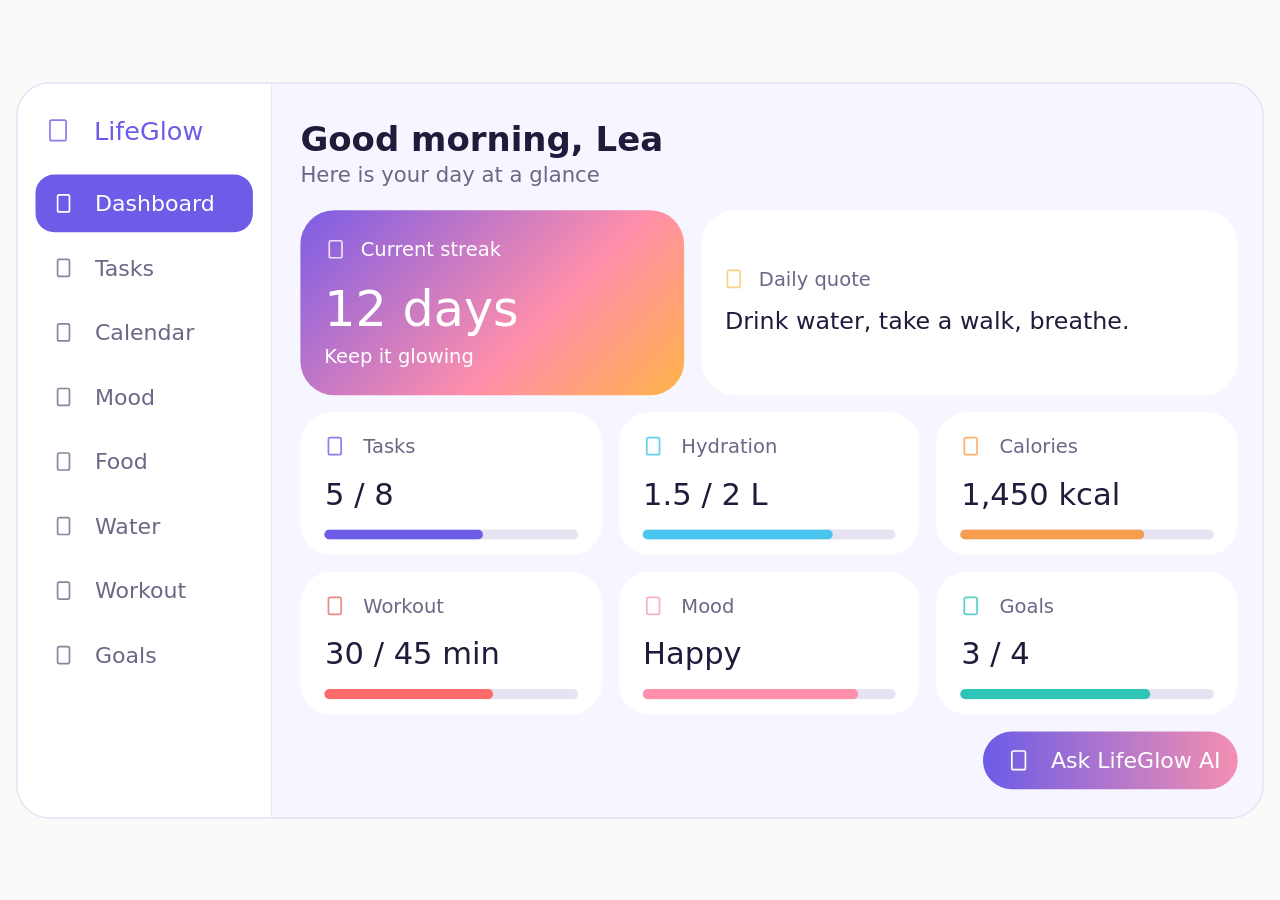
<file: index.html>
<!DOCTYPE html>
<html lang="en">
<head>
  <meta charset="UTF-8">
  <meta name="viewport" content="width=device-width, initial-scale=1">
  <title>LifeGlow – Dashboard</title>
  <link rel="stylesheet" href="style.css">
</head>
<body>
  <div class="stage" id="stage">
    <div class="app" id="app">

      <aside class="sidebar">
        <div class="logo"><i class="ico"></i><span>LifeGlow</span></div>
        <nav>
          <a href="index.html" class="nav-link active"><i class="ico"></i><span>Dashboard</span></a>
          <a href="tasks.html" class="nav-link"><i class="ico"></i><span>Tasks</span></a>
          <a href="#" class="nav-link"><i class="ico"></i><span>Calendar</span></a>
          <a href="#" class="nav-link"><i class="ico"></i><span>Mood</span></a>
          <a href="#" class="nav-link"><i class="ico"></i><span>Food</span></a>
          <a href="water.html" class="nav-link"><i class="ico"></i><span>Water</span></a>
          <a href="#" class="nav-link"><i class="ico"></i><span>Workout</span></a>
          <a href="#" class="nav-link"><i class="ico"></i><span>Goals</span></a>
        </nav>
      </aside>

      <main class="main">
        <header>
          <h1 id="greeting">Good morning, Lea</h1>
          <p>Here is your day at a glance</p>
        </header>

        <section class="top-row">
          <div class="card streak">
            <div class="label"><i class="ico"></i><span>Current streak</span></div>
            <div class="big" id="streak">12 days</div>
            <div class="sub">Keep it glowing</div>
          </div>
          <div class="card quote">
            <div class="label"><i class="ico c-yellow"></i><span>Daily quote</span></div>
            <p id="quote">Small steps every day lead to big change.</p>
          </div>
        </section>

        <section class="stats">
          <div class="card stat" data-key="tasks">
            <div class="label"><i class="ico c-purple"></i><span>Tasks</span></div>
            <div class="value" id="tasks-value">5 / 8</div>
            <div class="bar"><div class="fill purple" id="tasks-bar"></div></div>
          </div>
          <div class="card stat" data-key="water">
            <div class="label"><i class="ico c-cyan"></i><span>Hydration</span></div>
            <div class="value" id="water-value">1.5 / 2 L</div>
            <div class="bar"><div class="fill blue" id="water-bar"></div></div>
          </div>
          <div class="card stat" data-key="calories">
            <div class="label"><i class="ico c-orange"></i><span>Calories</span></div>
            <div class="value" id="calories-value">1,450 kcal</div>
            <div class="bar"><div class="fill orange" id="calories-bar"></div></div>
          </div>
          <div class="card stat" data-key="workout">
            <div class="label"><i class="ico c-red"></i><span>Workout</span></div>
            <div class="value" id="workout-value">30 / 45 min</div>
            <div class="bar"><div class="fill red" id="workout-bar"></div></div>
          </div>
          <div class="card stat" data-key="mood">
            <div class="label"><i class="ico c-pink"></i><span>Mood</span></div>
            <div class="value" id="mood-value">Happy</div>
            <div class="bar"><div class="fill pink" id="mood-bar"></div></div>
          </div>
          <div class="card stat" data-key="goals">
            <div class="label"><i class="ico c-teal"></i><span>Goals</span></div>
            <div class="value" id="goals-value">3 / 4</div>
            <div class="bar"><div class="fill green" id="goals-bar"></div></div>
          </div>
        </section>

        <button class="ai-btn" id="ai-btn"><i class="ico"></i><span>Ask LifeGlow AI</span></button>
      </main>
    </div>
  </div>

  <div class="modal" id="ai-modal" hidden>
    <div class="modal-box">
      <h2>Ask LifeGlow AI</h2>
      <input type="text" id="ai-input" placeholder="e.g. How can I drink more water?">
      <p id="ai-answer"></p>
      <div class="modal-actions">
        <button id="ai-send" class="btn primary">Send</button>
        <button id="ai-close" class="btn">Close</button>
      </div>
    </div>
  </div>

  <script src="script.js"></script>
</body>
</html>
</file>
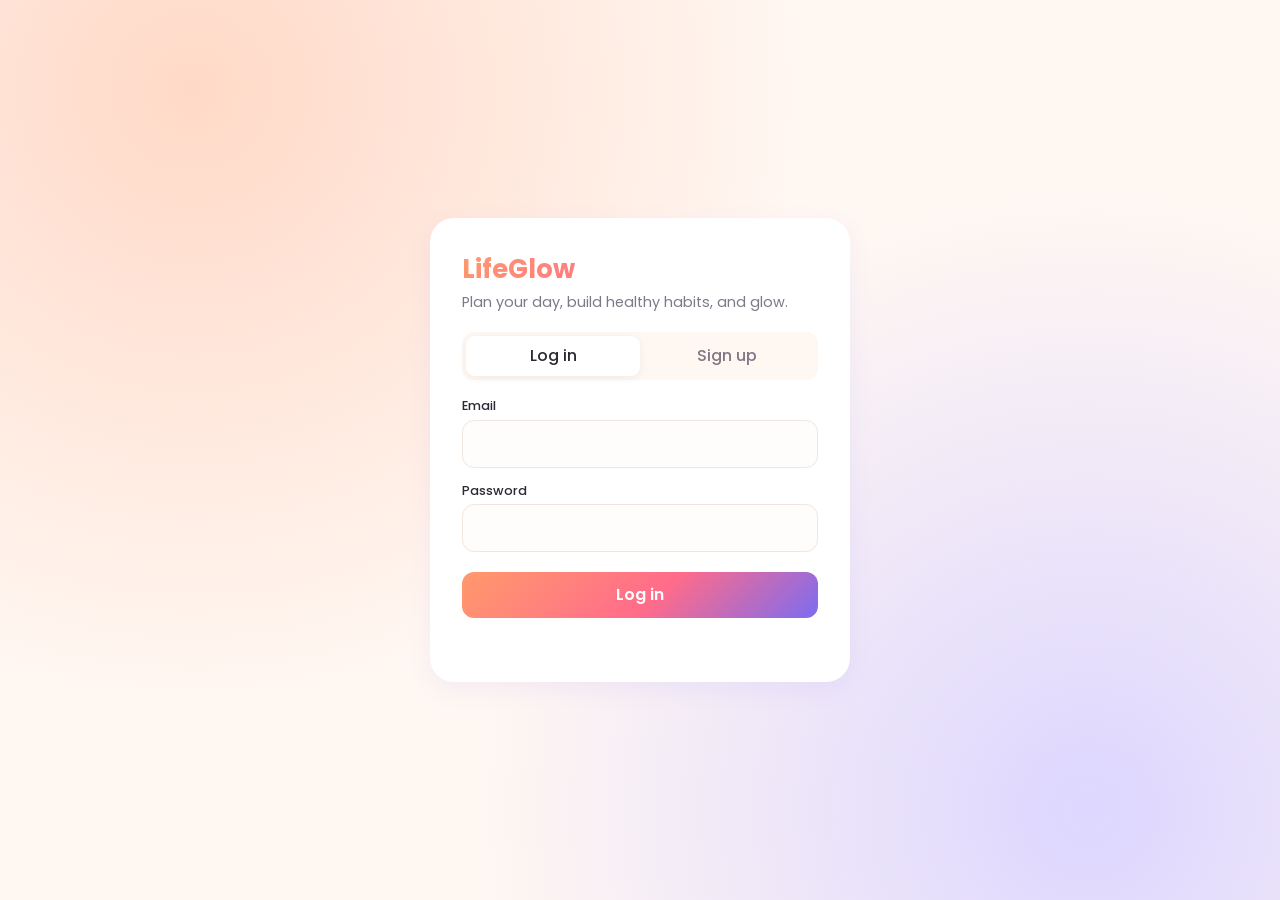
<file: login.html>
<!DOCTYPE html>
<html lang="en"><head><meta charset="utf-8"><meta name="viewport" content="width=device-width,initial-scale=1">
<title>LifeGlow – Log in</title><link rel="stylesheet" href="cssforlogin.css"></head>
<body><div class="auth"><div class="auth-card">
<div class="brand">LifeGlow</div>
<p class="sub">Plan your day, build healthy habits, and glow.</p>
<div class="tabs"><button class="on" data-mode="login">Log in</button><button data-mode="register">Sign up</button></div>
<form id="authForm">
 <div id="nameBox" class="hide"><label for="full_name">Full name</label><input id="full_name" autocomplete="name"></div>
 <label for="email">Email</label><input id="email" type="email" required autocomplete="email">
 <label for="password">Password</label><input id="password" type="password" minlength="8" required autocomplete="current-password">
 <button class="btn" id="authBtn" type="submit">Log in</button>
 <div class="msg" id="msg"></div>
</form></div></div>
<script src="jsforlogin.js"></script></body></html>
</file>
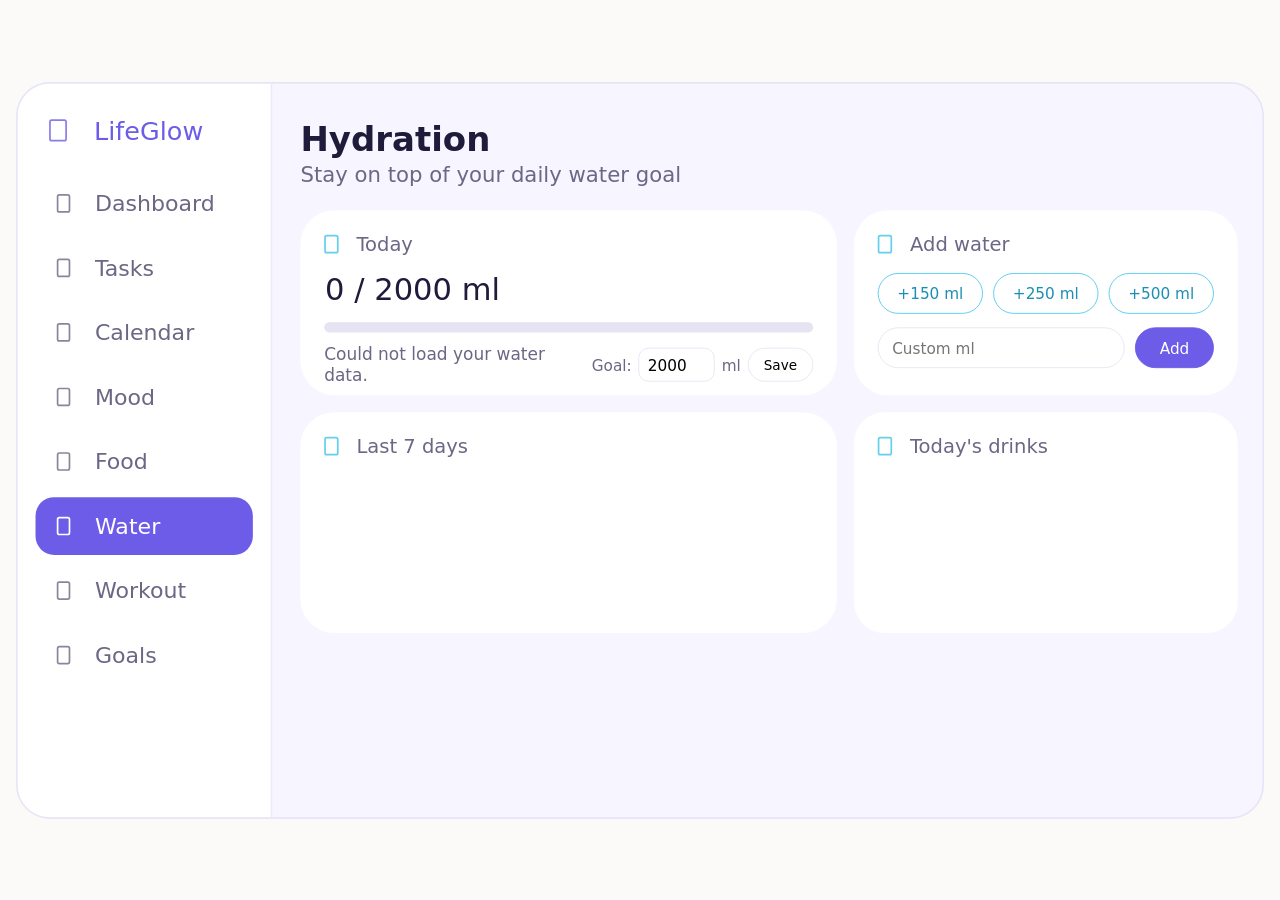
<file: water.html>
<!DOCTYPE html>
<html lang="en">
<head>
  <meta charset="UTF-8">
  <meta name="viewport" content="width=device-width, initial-scale=1">
  <title>LifeGlow – Water</title>
  <link rel="stylesheet" href="style.css">
  <link rel="stylesheet" href="water.css">
</head>
<body>
  <div class="stage" id="stage">
    <div class="app" id="app">

      <aside class="sidebar">
        <div class="logo"><i class="ico"></i><span>LifeGlow</span></div>
        <nav>
          <a href="index.html" class="nav-link"><i class="ico"></i><span>Dashboard</span></a>
          <a href="#" class="nav-link"><i class="ico"></i><span>Tasks</span></a>
          <a href="#" class="nav-link"><i class="ico"></i><span>Calendar</span></a>
          <a href="#" class="nav-link"><i class="ico"></i><span>Mood</span></a>
          <a href="#" class="nav-link"><i class="ico"></i><span>Food</span></a>
          <a href="water.html" class="nav-link active"><i class="ico"></i><span>Water</span></a>
          <a href="#" class="nav-link"><i class="ico"></i><span>Workout</span></a>
          <a href="#" class="nav-link"><i class="ico"></i><span>Goals</span></a>
        </nav>
      </aside>

      <main class="main">
        <header>
          <h1>Hydration</h1>
          <p>Stay on top of your daily water goal</p>
        </header>

        <section class="water-top">
         <div class="card water-total">
  <div class="label"><i class="ico c-cyan"></i><span>Today</span></div>
  <div class="value" id="water-total">0 / 2000 ml</div>
  <div class="bar"><div class="fill blue" id="water-bar"></div></div>
  <div class="goal-row">
    <span class="sub" id="water-msg">Let's start drinking!</span>
    <span class="goal-edit">
      Goal:
      <input type="number" id="goal-input" min="500" max="6000" step="250" value="2000"> ml
      <button class="btn" id="goal-save">Save</button>
    </span>
  </div>
</div>

          <div class="card water-add">
            <div class="label"><i class="ico c-cyan"></i><span>Add water</span></div>
            <div class="quick-btns">
              <button class="btn" data-ml="150">+150 ml</button>
              <button class="btn" data-ml="250">+250 ml</button>
              <button class="btn" data-ml="500">+500 ml</button>
            </div>
            <div class="custom-row">
              <input type="number" id="custom-ml" min="1" max="2000" placeholder="Custom ml">
              <button class="btn primary" id="custom-add">Add</button>
            </div>
          </div>
        </section>

               <section class="water-bottom">
          <div class="card water-week">
            <div class="label"><i class="ico c-cyan"></i><span>Last 7 days</span></div>
            <div class="week-chart" id="week-chart"></div>
          </div>

          <div class="card water-history">
            <div class="label"><i class="ico c-cyan"></i><span>Today's drinks</span></div>
            <ul id="water-list"></ul>
          </div>
        </section>
      </main>
    </div>
  </div>

  <script src="water.js"></script>
</body>
</html>
</file>
<file: style.css>
:root {
  --bg: #fbfaf8;
  --panel: #f7f5ff;
  --primary: #6c5ce7;
  --text: #1f1b3a;
  --muted: #6b6785;
  --track: #e6e4f2;
}

* { box-sizing: border-box; margin: 0; padding: 0; }

body {
  background: var(--bg);
  font-family: "Segoe UI Variable", "Segoe UI", system-ui, -apple-system, Roboto, "Helvetica Neue", Arial, sans-serif;
  color: var(--text);
  min-height: 100vh;
  display: flex;
  justify-content: center;
  align-items: center;
  padding: 16px;
}

.stage { width: 1470px; height: 868px; }

.app {
  width: 1470px;
  height: 868px;
  display: flex;
  background: var(--panel);
  border: 2px solid #e8e5f7;
  border-radius: 40px;
  overflow: hidden;
  transform-origin: top left;
}

.ico {
  display: inline-block;
  width: 17px;
  height: 22px;
  border: 2px solid currentColor;
  border-radius: 3px;
  flex-shrink: 0;
  opacity: .8;
}
.c-yellow { color: #f5c76a; }
.c-purple { color: #6c5ce7; }
.c-cyan   { color: #3cc3e8; }
.c-orange { color: #f79d4f; }
.c-red    { color: #e86a6a; }
.c-pink   { color: #f59ab0; }
.c-teal   { color: #2ec4b6; }

.sidebar {
  width: 300px;
  background: #fff;
  border-right: 2px solid #ece9f8;
  padding: 33px 21px 0;
  flex-shrink: 0;
}
.logo {
  height: 44px;
  margin-bottom: 30px;
  padding-left: 16px;
  display: flex;
  align-items: center;
  gap: 32px;
  color: var(--primary);
}
.logo .ico { width: 21px; height: 26px; }
.logo span { font-size: 30px; font-weight: 500; }

nav { display: flex; flex-direction: column; gap: 8px; }
.nav-link {
  height: 68px;
  display: flex;
  align-items: center;
  gap: 29px;
  padding-left: 25px;
  border-radius: 22px;
  text-decoration: none;
  color: var(--muted);
  font-size: 26px;
  transition: background .2s;
}
.nav-link .ico { width: 16px; height: 22px; }
.nav-link:hover { background: #f1eefe; }
.nav-link.active { background: var(--primary); color: #fff; }
.nav-link.active .ico { opacity: 1; }

.main {
  flex: 1;
  padding: 39px 33px 33px;
  position: relative;
}
header h1 { font-size: 40px; line-height: 52px; font-weight: 700; }
header p  { font-size: 25px; line-height: 34px; color: var(--muted); margin-bottom: 24px; }

.card { background: #fff; border-radius: 36px; }
.label {
  display: flex;
  align-items: center;
  gap: 21px;
  height: 24px;
  font-size: 23px;
  color: var(--muted);
}

.top-row {
  display: grid;
  grid-template-columns: 452px 632px;
  gap: 20px;
  margin-bottom: 20px;
}
.streak, .quote { height: 218px; border-radius: 40px; }

.streak {
  padding: 34px 28px 0;
  color: #fff;
  background: linear-gradient(135deg, #7b5ce6 0%, #ff8fab 62%, #ffb347 100%);
}
.streak .label { color: #fff; padding-left: 5px; }
.streak .big { font-size: 58px; line-height: 66px; font-weight: 500; margin-top: 25px; }
.streak .sub { font-size: 23px; line-height: 28px; margin-top: 9px; }

.quote {
  padding: 0 28px;
  display: flex;
  flex-direction: column;
  justify-content: center;
  gap: 20px;
}
.quote .label { padding-left: 2px; }
.quote p { font-size: 28px; line-height: 36px; }

.stats {
  display: grid;
  grid-template-columns: repeat(3, 1fr);
  grid-template-rows: 168px 168px;
  gap: 20px;
}
.stat { padding: 28px 28px 0; cursor: pointer; transition: transform .15s; }
.stat:hover { transform: translateY(-2px); }
.stat .label { padding-left: 4px; gap: 25px; }
.value { font-size: 36px; line-height: 44px; font-weight: 500; margin: 23px 0 19px 1px; }

.bar { height: 12px; background: var(--track); border-radius: 99px; overflow: hidden; }
.fill { height: 100%; width: 0; border-radius: 99px; transition: width .9s ease; }
.purple { background: #6c5ce7; }
.blue   { background: #48c6ef; }
.orange { background: #f79d4f; }
.red    { background: #ff6b6b; }
.pink   { background: #ff8fab; }
.green  { background: #2ec4b6; }

.ai-btn {
  position: absolute;
  right: 33px;
  bottom: 33px;
  width: 300px;
  height: 68px;
  border: 0;
  border-radius: 99px;
  padding-left: 33px;
  display: flex;
  align-items: center;
  gap: 29px;
  color: #fff;
  font-family: inherit;
  font-size: 26px;
  cursor: pointer;
  background: linear-gradient(90deg, #6c5ce7, #f48fb1);
}
.ai-btn .ico { width: 18px; height: 24px; opacity: 1; }

a:focus-visible, button:focus-visible, input:focus-visible {
  outline: 3px solid #b6acf7;
  outline-offset: 2px;
}

.modal {
  position: fixed; inset: 0;
  background: rgba(31, 27, 58, .45);
  display: flex; align-items: center; justify-content: center;
  padding: 20px;
}
.modal[hidden] { display: none; }
.modal-box {
  background: #fff; border-radius: 24px; padding: 28px;
  width: 100%; max-width: 440px; display: flex; flex-direction: column; gap: 14px;
}
.modal-box input {
  padding: 12px 16px; border: 1px solid var(--track);
  border-radius: 14px; font-size: 1rem; font-family: inherit;
}
#ai-answer { color: var(--muted); min-height: 24px; }
.modal-actions { display: flex; gap: 10px; justify-content: flex-end; }
.btn {
  border: 1px solid var(--track); background: #fff; padding: 10px 20px;
  border-radius: 99px; cursor: pointer; font-family: inherit; font-size: 1rem;
}
.btn.primary { background: var(--primary); color: #fff; border-color: var(--primary); }

@media (prefers-reduced-motion: reduce) {
  .fill, .stat { transition: none; }
}
</file>
<file: cssforlogin.css>
@import url('https://fonts.googleapis.com/css2?family=Poppins:wght@400;500;600;700&display=swap');
:root{--bg:#fff7f2;--card:#fff;--ink:#2b2a33;--muted:#7d7987;--line:#f0e6df;
--violet:#7c6cf0;--grad:linear-gradient(135deg,#ff9a6c,#ff6b8b 55%,#7c6cf0);--sh:0 8px 24px rgba(124,108,240,.08)}
*{box-sizing:border-box;margin:0}
body{font-family:Poppins,system-ui,sans-serif;background:var(--bg);color:var(--ink);line-height:1.5}
button{font:inherit;cursor:pointer;border:0}
.btn{background:var(--grad);color:#fff;padding:.7rem 1.2rem;border-radius:12px;font-weight:600;width:100%;transition:.2s}
.btn:hover{transform:translateY(-1px);box-shadow:0 8px 18px rgba(255,107,139,.35)}
.auth{min-height:100vh;display:grid;place-items:center;padding:1rem;background:radial-gradient(circle at 15% 10%,#ffd9c7,transparent 45%),radial-gradient(circle at 85% 90%,#ddd6ff,transparent 45%),var(--bg)}
.auth-card{background:var(--card);width:min(420px,100%);padding:2rem;border-radius:24px;box-shadow:var(--sh)}
.brand{font-weight:700;font-size:1.6rem;background:var(--grad);-webkit-background-clip:text;background-clip:text;color:transparent}
.auth-card p.sub{color:var(--muted);margin:.2rem 0 1.2rem;font-size:.9rem}
.tabs{display:flex;background:var(--bg);border-radius:12px;padding:4px;margin-bottom:1rem}
.tabs button{flex:1;padding:.5rem;border-radius:9px;background:none;color:var(--muted);font-weight:500}
.tabs button.on{background:#fff;color:var(--ink);box-shadow:0 2px 8px rgba(0,0,0,.06)}
label{display:block;font-size:.8rem;font-weight:500;margin:.8rem 0 .25rem}
input{width:100%;padding:.7rem .9rem;border:1.5px solid var(--line);border-radius:12px;font:inherit;background:#fffdfc}
input:focus{outline:0;border-color:var(--violet)}
.auth-card .btn{margin-top:1.2rem}
.msg{font-size:.85rem;color:#d6335a;margin-top:.8rem;min-height:1.2rem}
.hide{display:none!important}
</file>
<file: water.css>
.water-top {
  display: grid;
  grid-template-columns: 632px 452px;
  gap: 20px;
  margin-bottom: 20px;
}

.water-total,
.water-add {
  height: 218px;
  padding: 28px;
  border-radius: 40px;
}

.water-total .value {
  margin: 20px 0 16px 1px;
}

.water-total .sub {
  margin-top: 14px;
  font-size: 20px;
  color: var(--muted);
}

.quick-btns {
  display: flex;
  gap: 12px;
  margin: 22px 0 16px;
}

.quick-btns .btn {
  flex: 1;
  height: 48px;
  font-size: 18px;
  border-color: #48c6ef;
  color: #1c8fb3;
}

.quick-btns .btn:hover {
  background: #e8f8fd;
}

.custom-row {
  display: flex;
  gap: 12px;
}

.custom-row input {
  flex: 1;
  height: 48px;
  padding: 0 16px;
  border: 1px solid var(--track);
  border-radius: 99px;
  font-size: 18px;
  font-family: inherit;
}

.custom-row .btn {
  height: 48px;
  padding: 0 28px;
  font-size: 18px;
}

.water-history {
  padding: 28px;
  height: 260px;
  overflow-y: auto;
}

#water-list {
  list-style: none;
  margin-top: 14px;
}

#water-list li {
  display: flex;
  align-items: center;
  justify-content: space-between;
  padding: 10px 4px;
  border-bottom: 1px solid var(--track);
  font-size: 22px;
}

#water-list li:last-child {
  border-bottom: 0;
}

#water-list .time {
  color: var(--muted);
  font-size: 18px;
}

#water-list .del {
  background: none;
  border: 0;
  color: #e86a6a;
  font-size: 18px;
  cursor: pointer;
  font-family: inherit;
}

.empty-msg {
  color: var(--muted);
  font-size: 20px;
  padding-top: 10px;
}
.goal-row {
  display: flex;
  align-items: center;
  justify-content: space-between;
  margin-top: 14px;
}

.goal-row .sub {
  margin-top: 0;
}

.goal-edit {
  display: flex;
  align-items: center;
  gap: 8px;
  font-size: 18px;
  color: var(--muted);
}

.goal-edit input {
  width: 90px;
  height: 40px;
  padding: 0 10px;
  border: 1px solid var(--track);
  border-radius: 12px;
  font-size: 18px;
  font-family: inherit;
}

.goal-edit .btn {
  height: 40px;
  padding: 0 18px;
  font-size: 16px;
}

.water-bottom {
  display: grid;
  grid-template-columns: 632px 452px;
  gap: 20px;
}

.water-week {
  height: 260px;
  padding: 28px;
  border-radius: 40px;
}

.week-chart {
  display: flex;
  align-items: flex-end;
  justify-content: space-between;
  gap: 14px;
  height: 160px;
  margin-top: 18px;
}

.week-col {
  flex: 1;
  height: 100%;
  display: flex;
  flex-direction: column;
  align-items: center;
  justify-content: flex-end;
  gap: 6px;
}

.week-bar {
  width: 100%;
  max-width: 56px;
  min-height: 6px;
  border-radius: 12px 12px 6px 6px;
  background: #48c6ef;
  transition: height .6s ease;
}

.week-bar.empty {
  background: var(--track);
}

.week-bar.reached {
  background: #2ec4b6;
}

.week-val {
  font-size: 14px;
  color: var(--muted);
}

.week-day {
  font-size: 16px;
  color: var(--muted);
}
</file>
